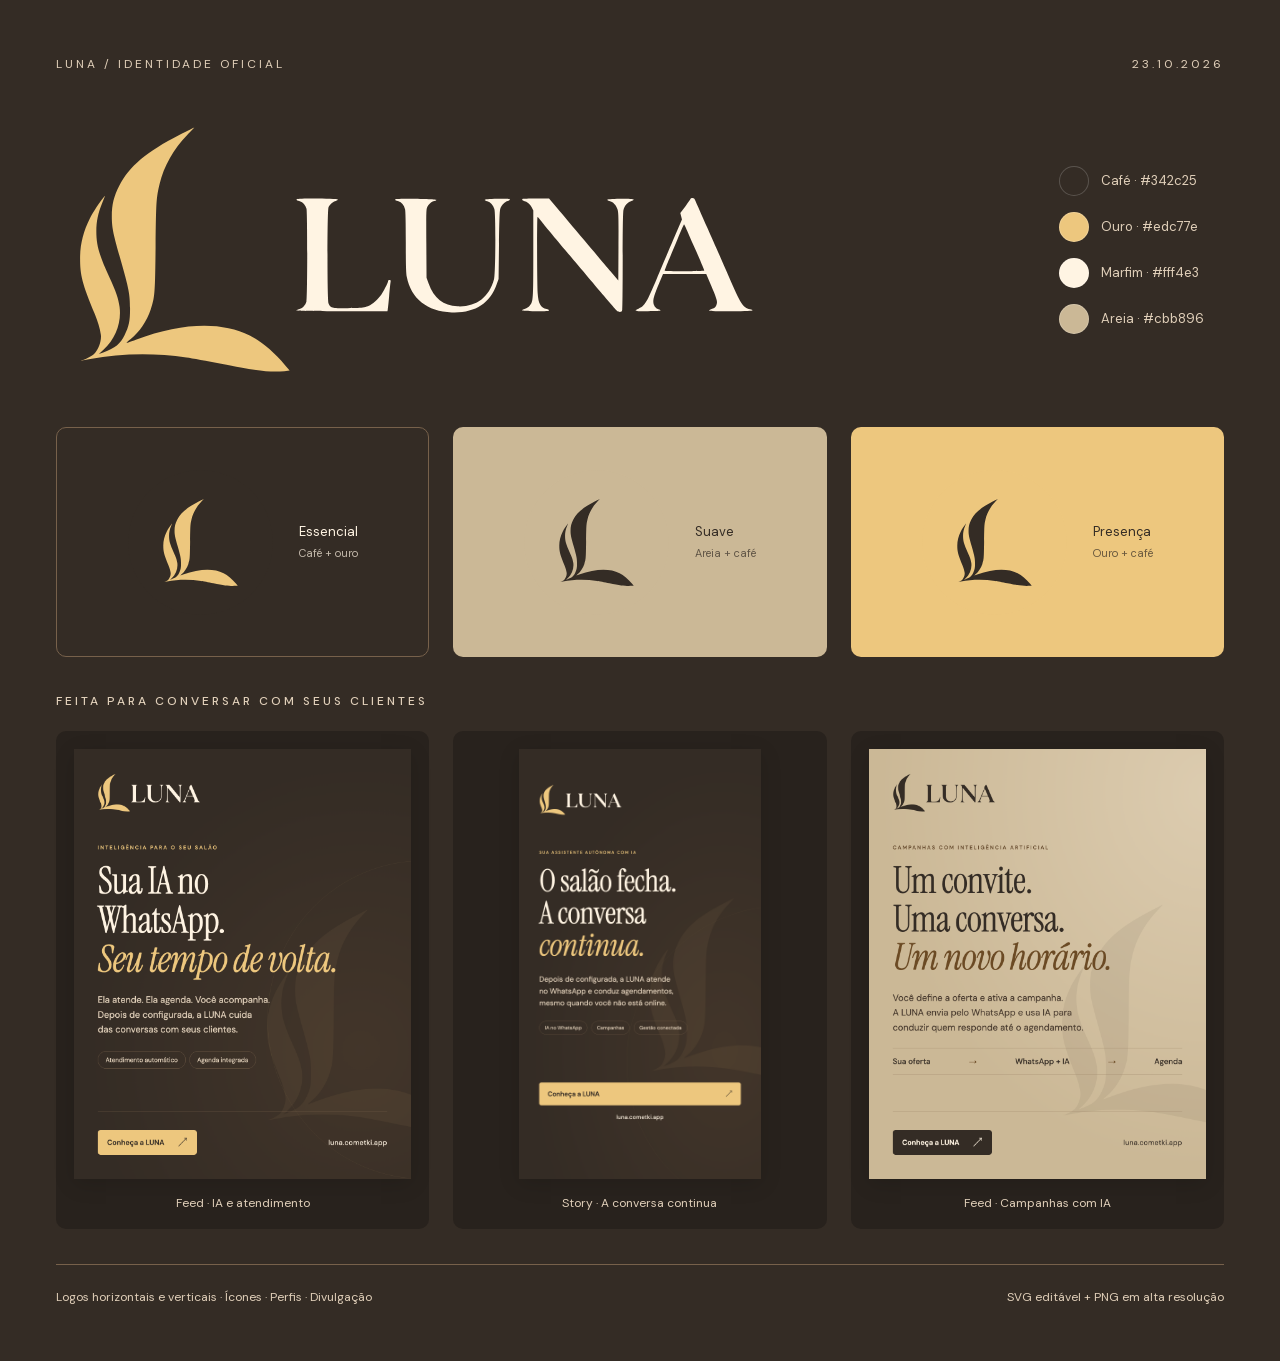
<file: marca/apresentacao.html>
<!doctype html><html lang="pt-BR"><head><meta charset="utf-8"><meta name="viewport" content="width=device-width,initial-scale=1"><title>Identidade LUNA</title><style>
@font-face{font-family:DM;src:url('fontes/dm-sans.woff2');font-weight:400 700}*{box-sizing:border-box}body{margin:0;background:#342c25;color:#fff4e3;font:16px DM,Arial,sans-serif}main{max-width:1440px;margin:auto;padding:56px}header{display:flex;justify-content:space-between;align-items:center;font-size:12px;letter-spacing:3px;color:#e0cfb9}.principal{min-height:355px;display:flex;align-items:center;justify-content:space-between;gap:50px;padding:45px 20px}.principal img{width:680px;max-width:65%}.paleta{display:grid;gap:16px;line-height:1.5;color:#e0cfb9;font-size:13px}.paleta span{display:flex;align-items:center;gap:12px}.paleta i{width:30px;height:30px;border:1px solid #ffffff30;border-radius:50%}.perfis,.artes{display:grid;grid-template-columns:repeat(3,1fr);gap:24px}.perfil{height:230px;display:flex;align-items:center;justify-content:center;gap:26px;border:1px solid #77614b;border-radius:10px}.perfil img{width:145px;border-radius:50%}.perfil p{font-size:13px;line-height:1.8}.perfil span{display:block;font-size:11px;opacity:.7}.areia{background:#cbb896;color:#342c25;border:0}.ouro{background:#edc77e;color:#342c25;border:0}h2{font-size:12px;font-weight:500;letter-spacing:3px;margin:36px 0 22px;color:#e0cfb9}.artes{align-items:start}.arte{background:#28221d;border-radius:10px;padding:18px;display:flex;flex-direction:column;align-items:center}.arte img{max-width:100%;height:430px;width:auto;box-shadow:0 5px 20px #0002}.arte p{margin:16px 0 0;color:#e0cfb9;font-size:12px}.base{margin-top:35px;border-top:1px solid #77614b;padding-top:24px;display:flex;justify-content:space-between;gap:20px;font-size:12px;color:#e0cfb9}@media(max-width:750px){main{padding:25px}header{font-size:9px;gap:20px}.principal{display:block;min-height:0;padding:35px 0}.principal img{max-width:100%;width:500px}.paleta{display:flex;flex-wrap:wrap;margin-top:30px;font-size:11px}.paleta i{width:20px;height:20px}.perfis,.artes{grid-template-columns:1fr}.perfil{height:200px}.arte img{height:auto;max-height:650px}.base{flex-direction:column}}
</style></head><body><main><header><span>LUNA / IDENTIDADE OFICIAL</span><span>23.10.2026</span></header><div class="principal"><img src="vetores/luna-horizontal-principal.svg" alt="LUNA"><div class="paleta"><span><i style="background:#342c25"></i>Café · #342c25</span><span><i style="background:#edc77e"></i>Ouro · #edc77e</span><span><i style="background:#fff4e3"></i>Marfim · #fff4e3</span><span><i style="background:#cbb896"></i>Areia · #cbb896</span></div></div><div class="perfis"><div class="perfil"><img src="perfis/luna-perfil-cafe.svg" alt="Perfil café"><p>Essencial<span>Café + ouro</span></p></div><div class="perfil areia"><img src="perfis/luna-perfil-areia.svg" alt="Perfil areia"><p>Suave<span>Areia + café</span></p></div><div class="perfil ouro"><img src="perfis/luna-perfil-dourado.svg" alt="Perfil dourado"><p>Presença<span>Ouro + café</span></p></div></div><h2>FEITA PARA CONVERSAR COM SEUS CLIENTES</h2><div class="artes"><div class="arte"><img src="divulgacao/luna-feed-ia.png" alt="Divulgação da IA no WhatsApp"><p>Feed · IA e atendimento</p></div><div class="arte"><img src="divulgacao/luna-story-ia.png" alt="Story sobre atendimento autônomo"><p>Story · A conversa continua</p></div><div class="arte"><img src="divulgacao/luna-feed-campanhas.png" alt="Divulgação de campanhas"><p>Feed · Campanhas com IA</p></div></div><div class="base"><span>Logos horizontais e verticais · Ícones · Perfis · Divulgação</span><span>SVG editável + PNG em alta resolução</span></div></main></body></html>
</file>
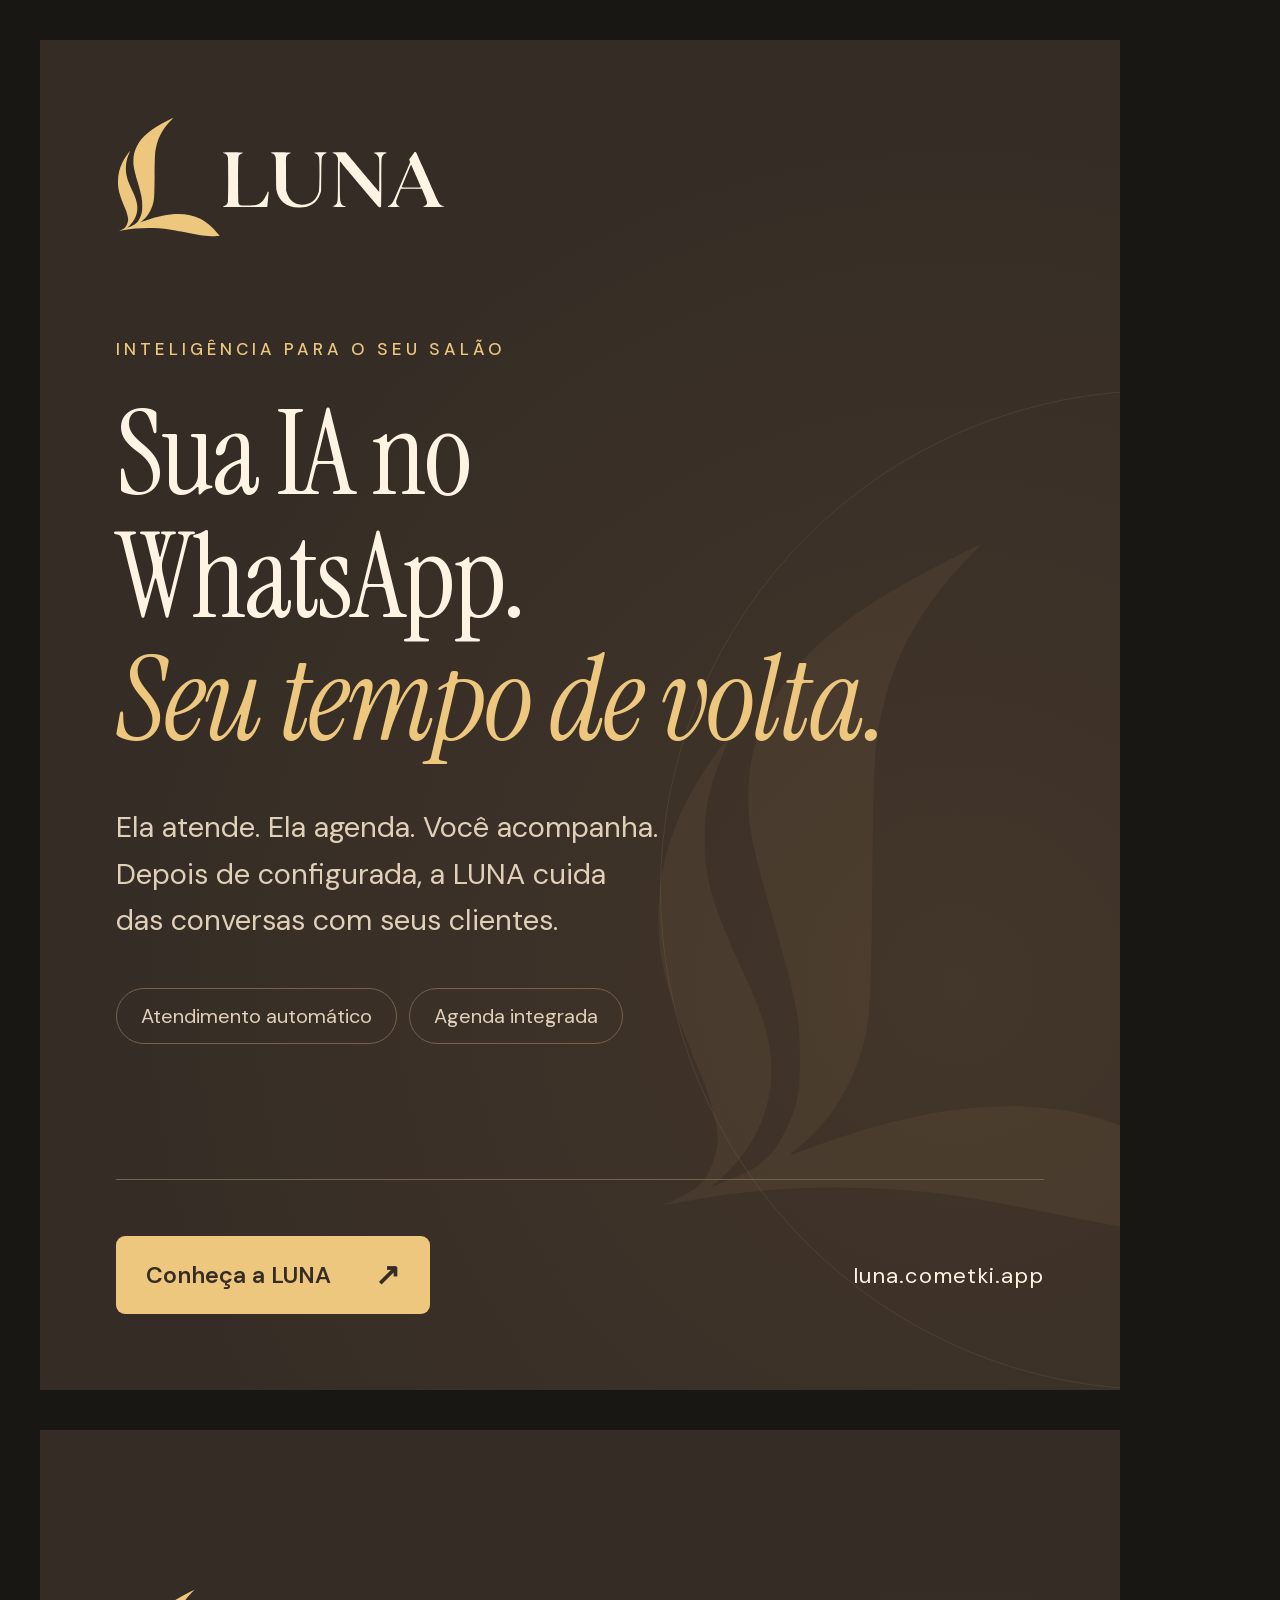
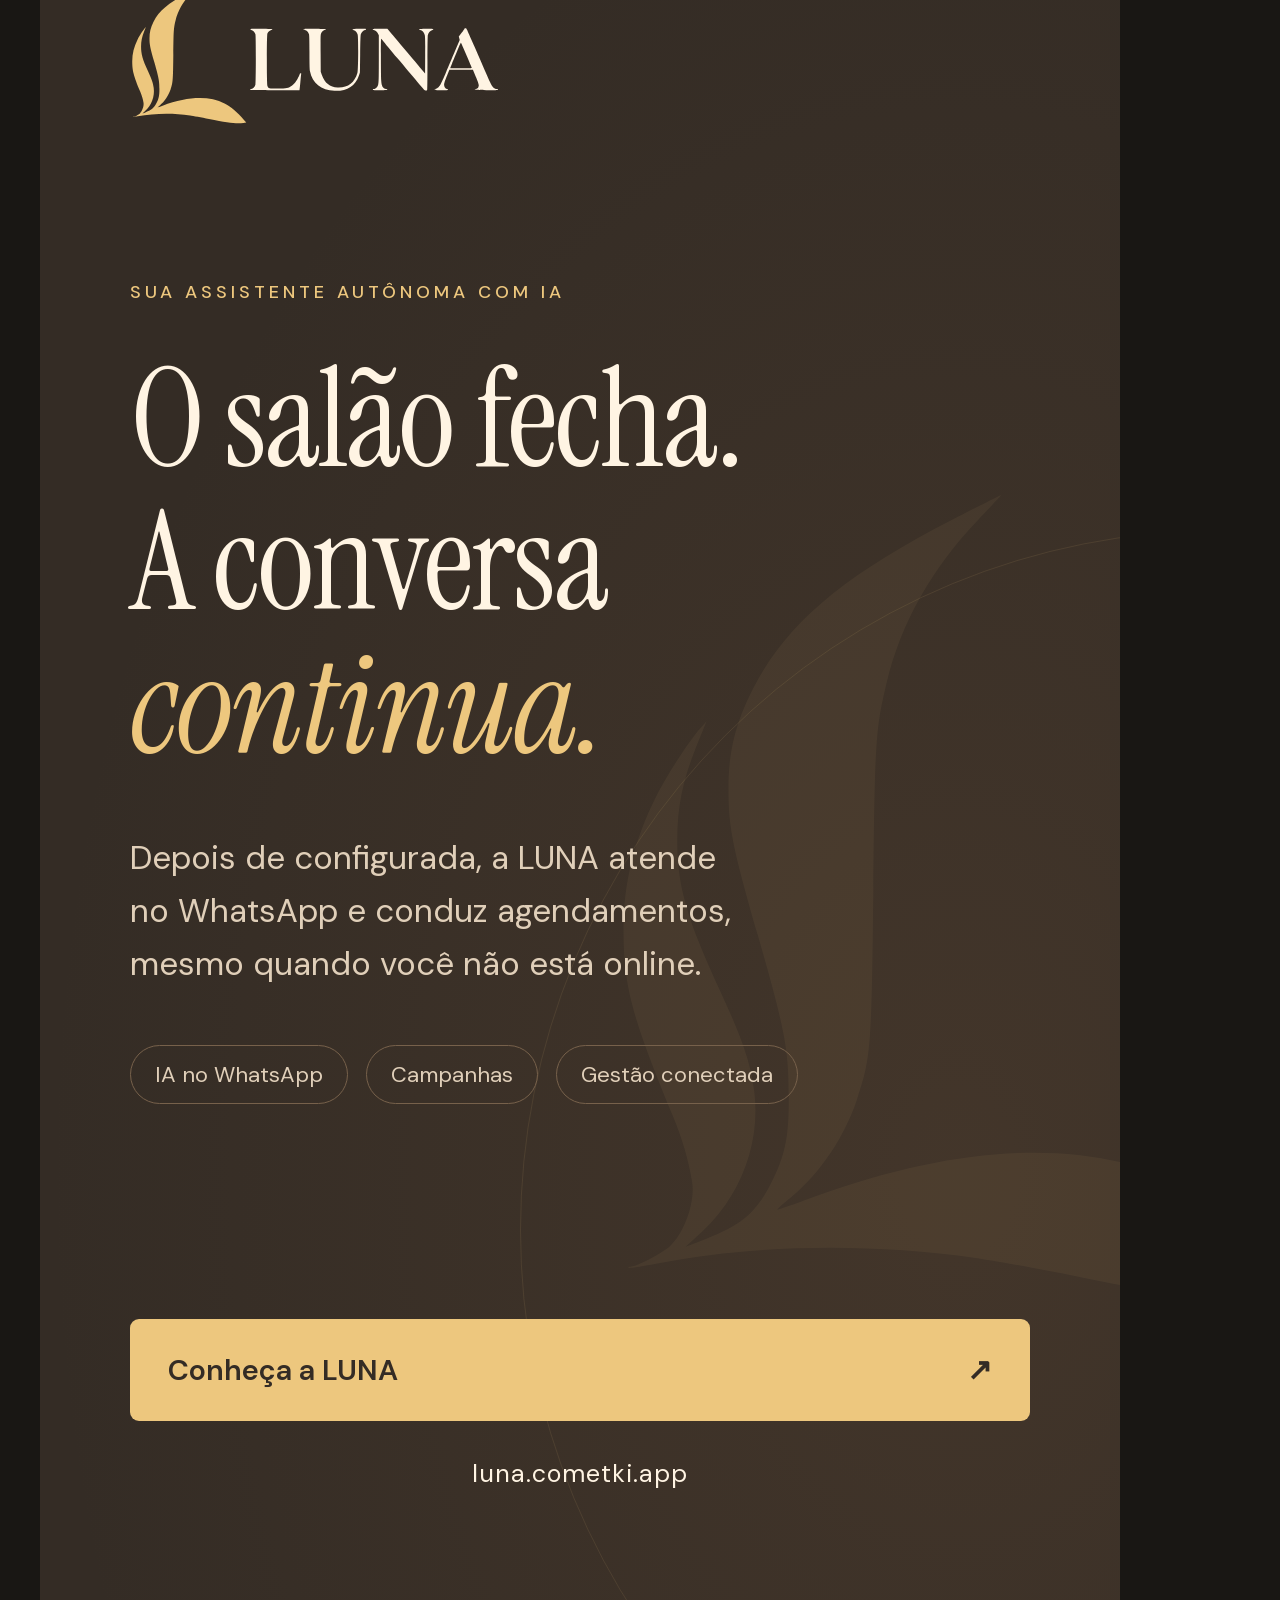
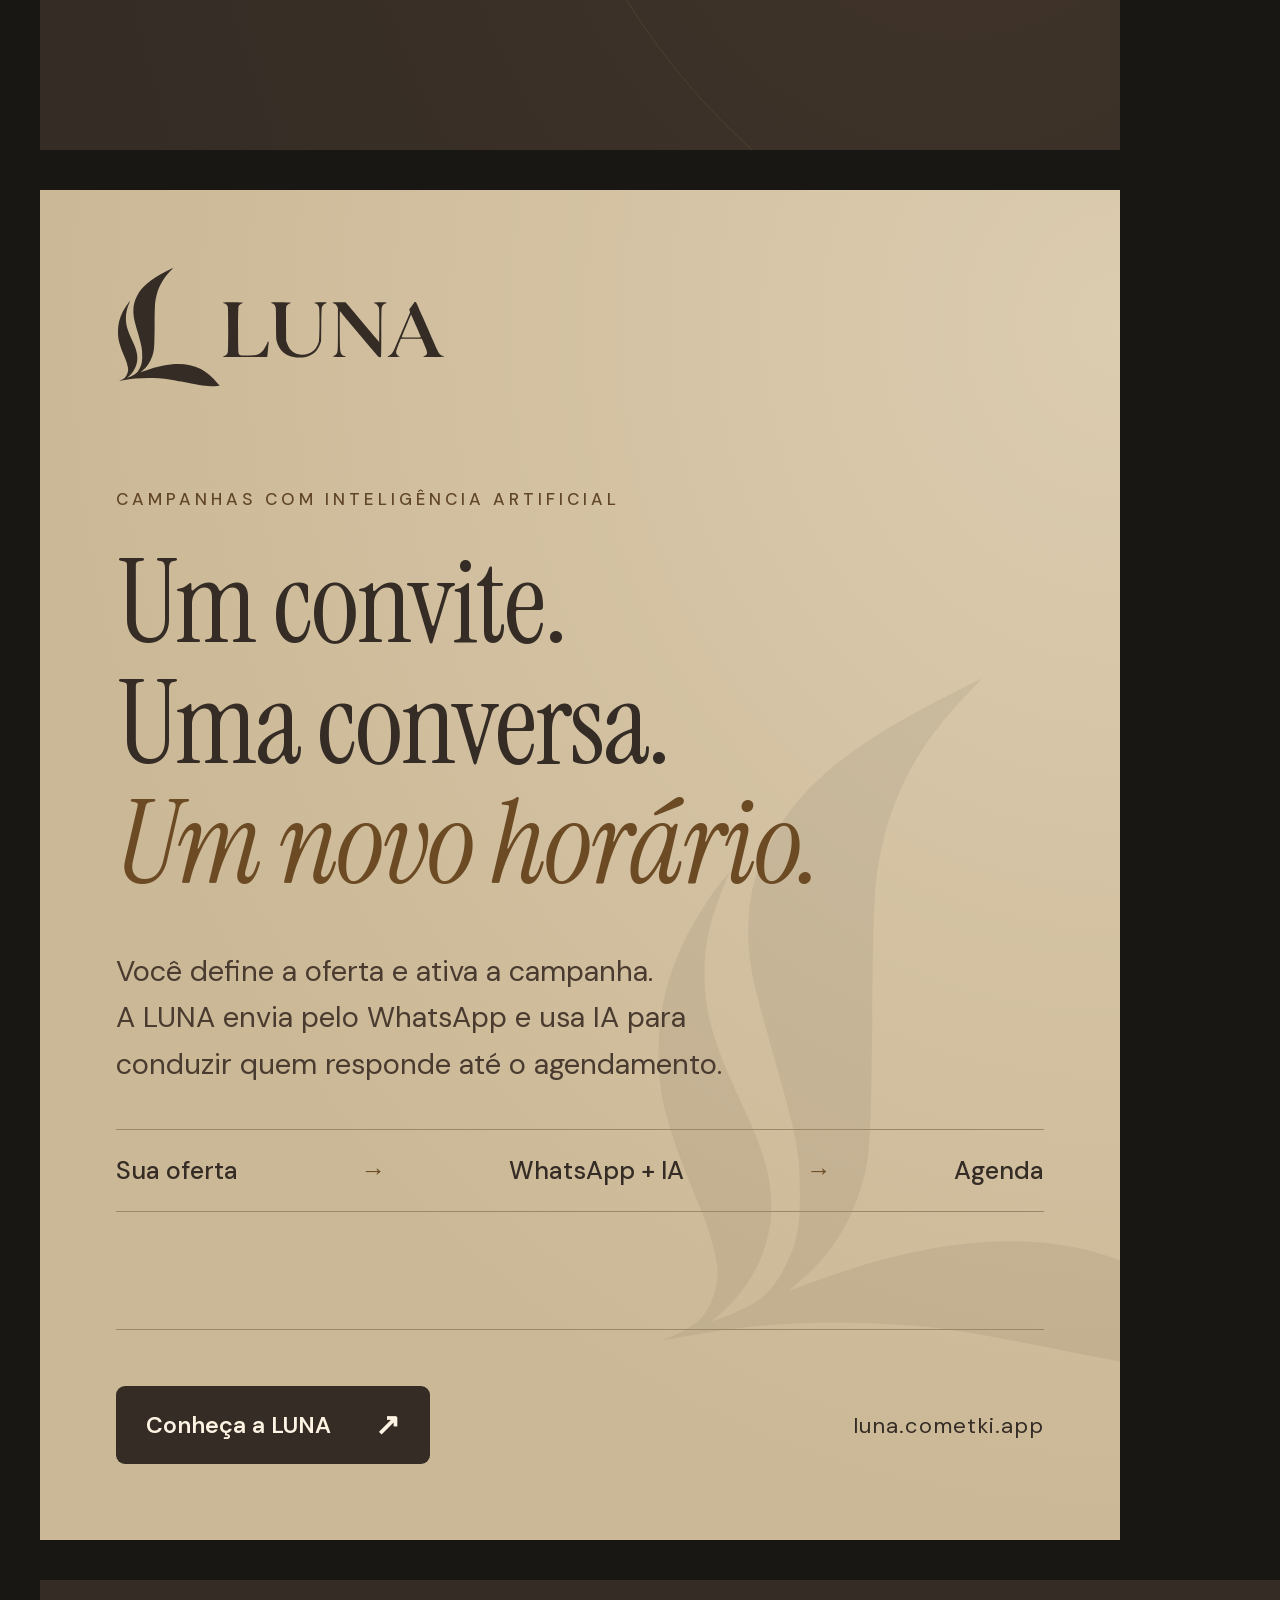
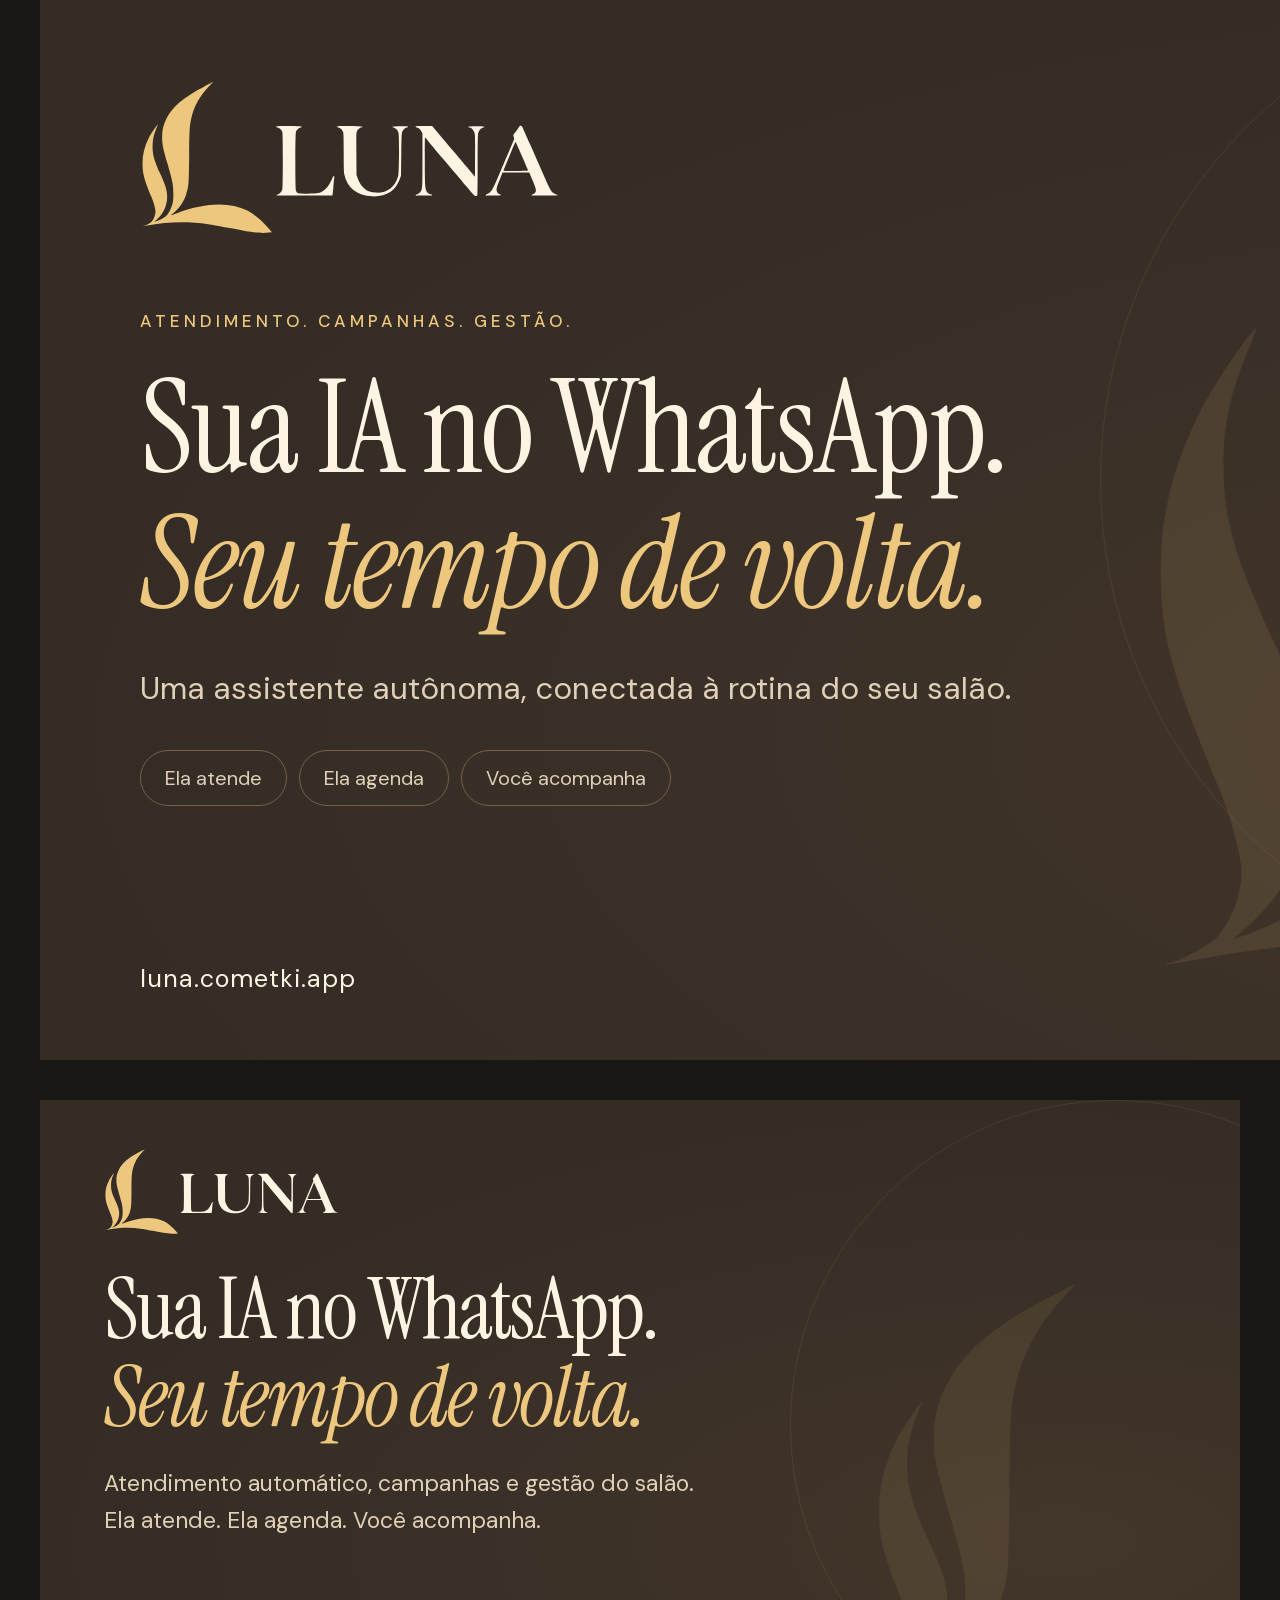
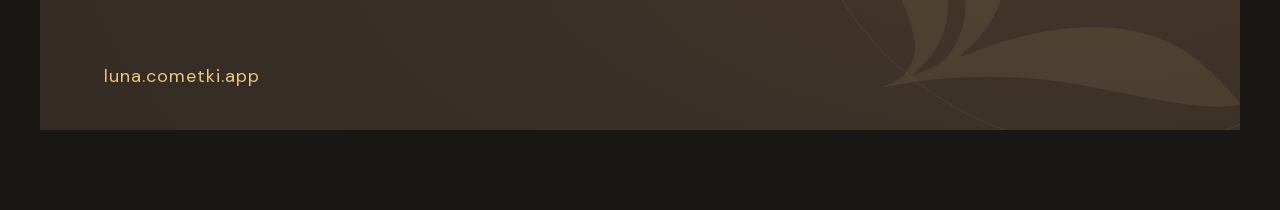
<file: marca/divulgacao/modelos.html>
<!doctype html>
<html lang="pt-BR">
<head>
<meta charset="utf-8"><meta name="viewport" content="width=device-width,initial-scale=1">
<title>LUNA — Artes de divulgação</title>
<style>
@font-face{font-family:DM;src:url('../fontes/dm-sans.woff2');font-weight:400 700}
@font-face{font-family:Editorial;src:url('../fontes/instrument-serif.woff2')}
@font-face{font-family:Editorial;src:url('../fontes/instrument-serif-italico.woff2');font-style:italic}
*{box-sizing:border-box}body{margin:0;padding:40px;background:#191714;color:#fff4e3;font-family:DM,Arial,sans-serif}h1,h2,p{margin:0}.arte{position:relative;overflow:hidden;background:#342c25;margin:0 0 40px;isolation:isolate}.arte:before{content:"";position:absolute;inset:0;background:radial-gradient(ellipse at 85% 70%,#6c503844,transparent 70%);z-index:-1}.logo{display:block;width:320px;height:auto}.editorial{font-family:Editorial,Georgia,serif;font-weight:400;line-height:1.04;letter-spacing:-2px}.editorial em{color:#edc77e}.etiqueta{font-size:17px;font-weight:500;letter-spacing:4px;color:#edc77e}.descricao{color:#e0cfb9;font-size:29px;line-height:1.6}.dominio{font-size:22px;letter-spacing:1px}.linha{height:1px;background:#77614b}.rodape{position:absolute;left:76px;right:76px;bottom:76px;display:flex;align-items:center;justify-content:space-between;gap:24px}.acao{display:inline-flex;align-items:center;justify-content:space-between;gap:44px;background:#edc77e;color:#342c25;border-radius:9px;padding:24px 30px;font-size:23px;font-weight:600}.acao span{font-size:30px;line-height:1}.marca-agua{position:absolute;right:-220px;bottom:115px;width:770px;opacity:.055;z-index:-1}.orbita{position:absolute;width:1000px;height:1000px;border:1px solid #edc77e18;border-radius:50%;right:-540px;top:350px;z-index:-1}.pontos{display:flex;gap:12px}.pontos span{border:1px solid #77614b;color:#e0cfb9;border-radius:40px;padding:14px 24px;font-size:20px}
.feed{width:1080px;height:1350px;padding:76px}.feed .logo{width:330px}.feed .etiqueta{margin-top:100px}.feed h1{font-size:118px;margin-top:33px}.feed .descricao{margin-top:43px;max-width:780px}.feed .pontos{margin-top:45px}.feed .linha{position:absolute;left:76px;right:76px;bottom:210px}
.story{width:1080px;height:1920px;padding:158px 90px}.story .logo{width:370px}.story .etiqueta{margin-top:155px;font-size:18px}.story h1{font-size:138px;margin-top:44px}.story .descricao{font-size:33px;margin-top:54px;max-width:820px}.story .pontos{margin-top:54px;flex-wrap:wrap;gap:18px}.story .pontos span{font-size:22px}.story .rodape{left:90px;right:90px;bottom:260px;display:block}.story .acao{font-size:29px;width:100%;padding:32px 38px}.story .dominio{margin-top:36px;text-align:center;font-size:25px}.story .marca-agua{bottom:400px;width:900px;right:-300px}.story .orbita{top:700px;width:1400px;height:1400px;right:-800px}
.campanhas{background:#cbb896;color:#342c25}.campanhas:before{background:radial-gradient(ellipse at 100% 10%,#fff4e355,transparent 70%)}.campanhas .etiqueta{color:#624629}.campanhas .logo{width:330px}.campanhas h1{font-size:116px}.campanhas h1 em{color:#6b4a24}.campanhas .descricao{color:#493b2f;font-size:29px}.campanhas .rodape{bottom:76px}.campanhas .acao{background:#342c25;color:#fff4e3}.campanhas .linha{background:#9e8669}.campanhas .sequencia{margin-top:42px;border-top:1px solid #9e8669;border-bottom:1px solid #9e8669;display:flex;align-items:center;justify-content:space-between;padding:24px 0;font-size:25px}.campanhas .sequencia b{font-weight:500}.campanhas .sequencia span{color:#6b4a24}.campanhas .marca-agua{opacity:.065;bottom:130px}
.capa{width:1920px;height:1080px;padding:100px}.capa .logo{width:420px}.capa .etiqueta{margin-top:75px}.capa h1{font-size:130px;margin-top:28px}.capa .descricao{font-size:31px;margin-top:33px;max-width:1150px}.capa .rodape{left:100px;right:100px;bottom:65px}.capa .marca-agua{width:1050px;right:-130px;bottom:0;opacity:.10}.capa .orbita{width:1000px;height:1000px;right:-140px;top:0}.capa .rodape .dominio{font-size:25px}.capa .pontos{margin-top:37px}
.compartilhamento{width:1200px;height:630px;padding:48px 64px}.compartilhamento .logo{width:235px}.compartilhamento h1{font-size:85px;margin-top:30px;max-width:900px}.compartilhamento .descricao{font-size:23px;margin-top:23px}.compartilhamento .dominio{position:absolute;left:64px;bottom:42px;color:#edc77e;font-size:18px}.compartilhamento .marca-agua{width:470px;right:-55px;bottom:0;opacity:.085}.compartilhamento .orbita{width:650px;height:650px;right:-200px;top:0}
</style>
</head>
<body>
<section id="luna-feed-ia" class="arte feed" aria-label="Publicação: IA no WhatsApp">
<img class="logo" src="../vetores/luna-horizontal-principal.svg" alt="LUNA"><div class="orbita"></div><img class="marca-agua" src="../vetores/luna-icone-dourada.svg" alt="">
<p class="etiqueta">INTELIGÊNCIA PARA O SEU SALÃO</p><h1 class="editorial">Sua IA no<br>WhatsApp.<br><em>Seu tempo de volta.</em></h1>
<p class="descricao">Ela atende. Ela agenda. Você acompanha.<br>Depois de configurada, a LUNA cuida<br>das conversas com seus clientes.</p>
<div class="pontos"><span>Atendimento automático</span><span>Agenda integrada</span></div><div class="linha"></div>
<div class="rodape"><div class="acao">Conheça a LUNA <span>↗</span></div><p class="dominio">luna.cometki.app</p></div>
</section>
<section id="luna-story-ia" class="arte story" aria-label="Story: atendimento autônomo">
<img class="logo" src="../vetores/luna-horizontal-principal.svg" alt="LUNA"><div class="orbita"></div><img class="marca-agua" src="../vetores/luna-icone-dourada.svg" alt="">
<p class="etiqueta">SUA ASSISTENTE AUTÔNOMA COM IA</p><h1 class="editorial">O salão fecha.<br>A conversa<br><em>continua.</em></h1>
<p class="descricao">Depois de configurada, a LUNA atende<br>no WhatsApp e conduz agendamentos,<br>mesmo quando você não está online.</p>
<div class="pontos"><span>IA no WhatsApp</span><span>Campanhas</span><span>Gestão conectada</span></div>
<div class="rodape"><div class="acao">Conheça a LUNA <span>↗</span></div><p class="dominio">luna.cometki.app</p></div>
</section>
<section id="luna-feed-campanhas" class="arte feed campanhas" aria-label="Publicação: campanhas com IA">
<img class="logo" src="../vetores/luna-horizontal-cafe.svg" alt="LUNA"><img class="marca-agua" src="../vetores/luna-icone-cafe.svg" alt="">
<p class="etiqueta">CAMPANHAS COM INTELIGÊNCIA ARTIFICIAL</p><h1 class="editorial">Um convite.<br>Uma conversa.<br><em>Um novo horário.</em></h1>
<p class="descricao">Você define a oferta e ativa a campanha.<br>A LUNA envia pelo WhatsApp e usa IA para<br>conduzir quem responde até o agendamento.</p>
<div class="sequencia"><b>Sua oferta</b><span>→</span><b>WhatsApp + IA</b><span>→</span><b>Agenda</b></div><div class="linha"></div>
<div class="rodape"><div class="acao">Conheça a LUNA <span>↗</span></div><p class="dominio">luna.cometki.app</p></div>
</section>
<section id="luna-capa" class="arte capa" aria-label="Capa horizontal">
<img class="logo" src="../vetores/luna-horizontal-principal.svg" alt="LUNA"><div class="orbita"></div><img class="marca-agua" src="../vetores/luna-icone-dourada.svg" alt="">
<p class="etiqueta">ATENDIMENTO. CAMPANHAS. GESTÃO.</p><h1 class="editorial">Sua IA no WhatsApp.<br><em>Seu tempo de volta.</em></h1><p class="descricao">Uma assistente autônoma, conectada à rotina do seu salão.</p>
<div class="pontos"><span>Ela atende</span><span>Ela agenda</span><span>Você acompanha</span></div>
<div class="rodape"><p class="dominio">luna.cometki.app</p></div>
</section>
<section id="luna-compartilhamento" class="arte compartilhamento" aria-label="Imagem de compartilhamento">
<img class="logo" src="../vetores/luna-horizontal-principal.svg" alt="LUNA"><div class="orbita"></div><img class="marca-agua" src="../vetores/luna-icone-dourada.svg" alt="">
<h1 class="editorial">Sua IA no WhatsApp.<br><em>Seu tempo de volta.</em></h1><p class="descricao">Atendimento automático, campanhas e gestão do salão.<br>Ela atende. Ela agenda. Você acompanha.</p><p class="dominio">luna.cometki.app</p>
</section>
</body></html>
</file>
